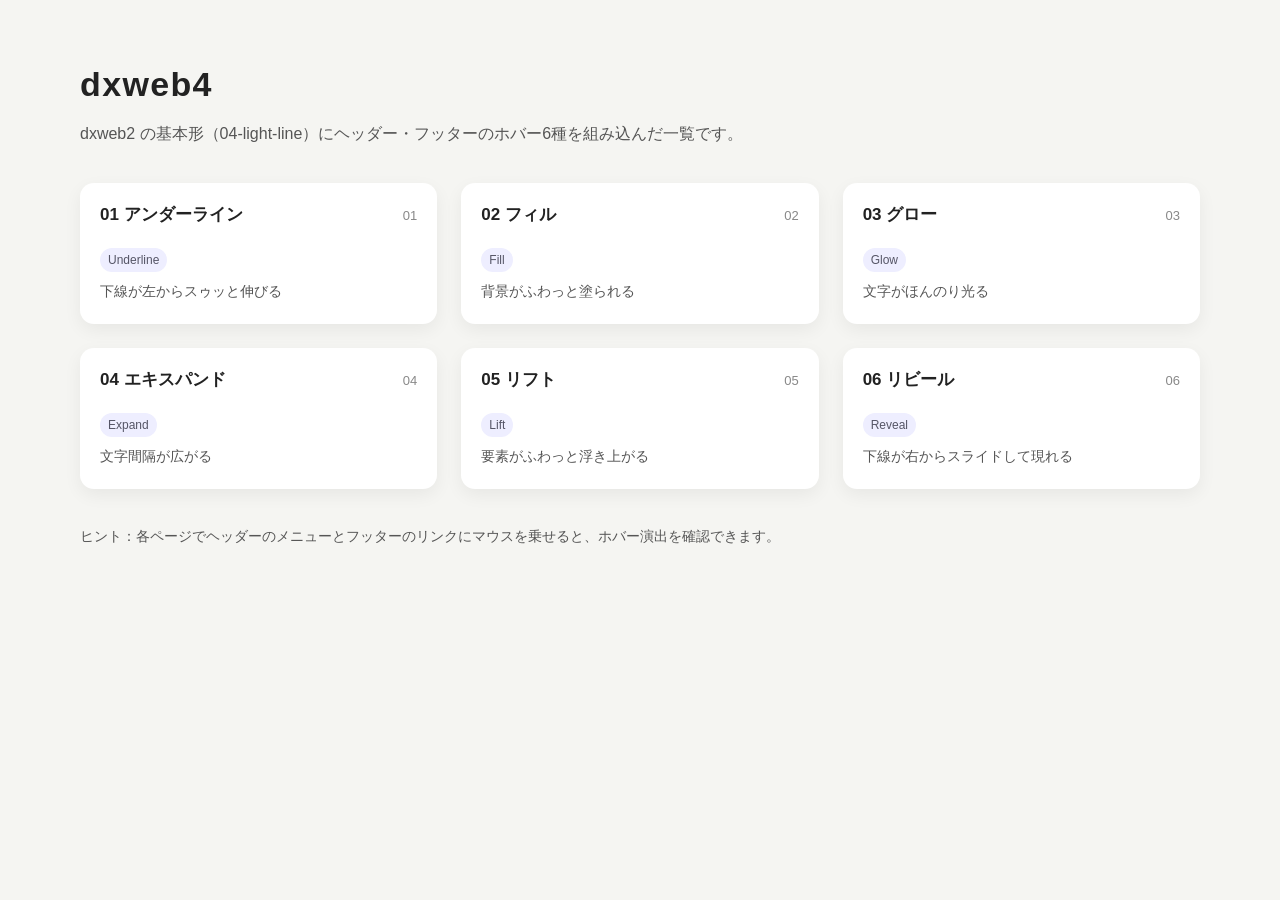
<file: index.html>
<!DOCTYPE html>
<html lang="ja"><head><meta charset="UTF-8"><meta name="viewport" content="width=device-width, initial-scale=1">
<title>dxweb4：ベースにホバー6種を組み込んだ一覧</title>
<meta name="robots" content="noindex, nofollow">
<style>
body{margin:0;background:#f5f5f2;color:#222;font-family:"Noto Sans JP","Hiragino Sans","Yu Gothic Medium",Meiryo,sans-serif;line-height:1.7}
main{max-width:1120px;margin:0 auto;padding:56px 24px 80px}
h1{font-size:34px;margin:0;letter-spacing:.04em}
.lead{color:#555;margin:6px 0 36px}
.grid{display:grid;grid-template-columns:repeat(auto-fill,minmax(300px,1fr));gap:24px}
.v{display:block;background:#fff;border-radius:14px;overflow:hidden;color:inherit;text-decoration:none;box-shadow:0 6px 18px rgba(0,0,0,.06);transition:transform .25s,box-shadow .25s}
.v:hover{transform:translateY(-4px);box-shadow:0 16px 36px rgba(0,0,0,.1)}
.v .hd{padding:18px 20px;display:flex;justify-content:space-between;align-items:baseline}
.v h2{font-size:17px;margin:0}
.v .no{font-size:13px;color:#888}
.v p{margin:0;padding:0 20px 20px;font-size:14px;color:#555}
.tag{display:inline-block;font-size:12px;padding:2px 8px;border-radius:999px;background:#eef;color:#556;margin-bottom:8px}
.note{margin-top:36px;font-size:14px;color:#555}
</style></head>
<body>
<main>
  <h1>dxweb4</h1>
  <p class="lead">dxweb2 の基本形（04-light-line）にヘッダー・フッターのホバー6種を組み込んだ一覧です。</p>
  <div class="grid">
    <a class="v" href="01-underline/index.html"><div class="hd"><h2>01 アンダーライン</h2><span class="no">01</span></div><p><span class="tag">Underline</span><br>下線が左からスゥッと伸びる</p></a>
    <a class="v" href="02-fill/index.html"><div class="hd"><h2>02 フィル</h2><span class="no">02</span></div><p><span class="tag">Fill</span><br>背景がふわっと塗られる</p></a>
    <a class="v" href="03-glow/index.html"><div class="hd"><h2>03 グロー</h2><span class="no">03</span></div><p><span class="tag">Glow</span><br>文字がほんのり光る</p></a>
    <a class="v" href="04-expand/index.html"><div class="hd"><h2>04 エキスパンド</h2><span class="no">04</span></div><p><span class="tag">Expand</span><br>文字間隔が広がる</p></a>
    <a class="v" href="05-lift/index.html"><div class="hd"><h2>05 リフト</h2><span class="no">05</span></div><p><span class="tag">Lift</span><br>要素がふわっと浮き上がる</p></a>
    <a class="v" href="06-reveal/index.html"><div class="hd"><h2>06 リビール</h2><span class="no">06</span></div><p><span class="tag">Reveal</span><br>下線が右からスライドして現れる</p></a>
  </div>
  <p class="note">ヒント：各ページでヘッダーのメニューとフッターのリンクにマウスを乗せると、ホバー演出を確認できます。</p>
</main>
</body></html>
</file>
